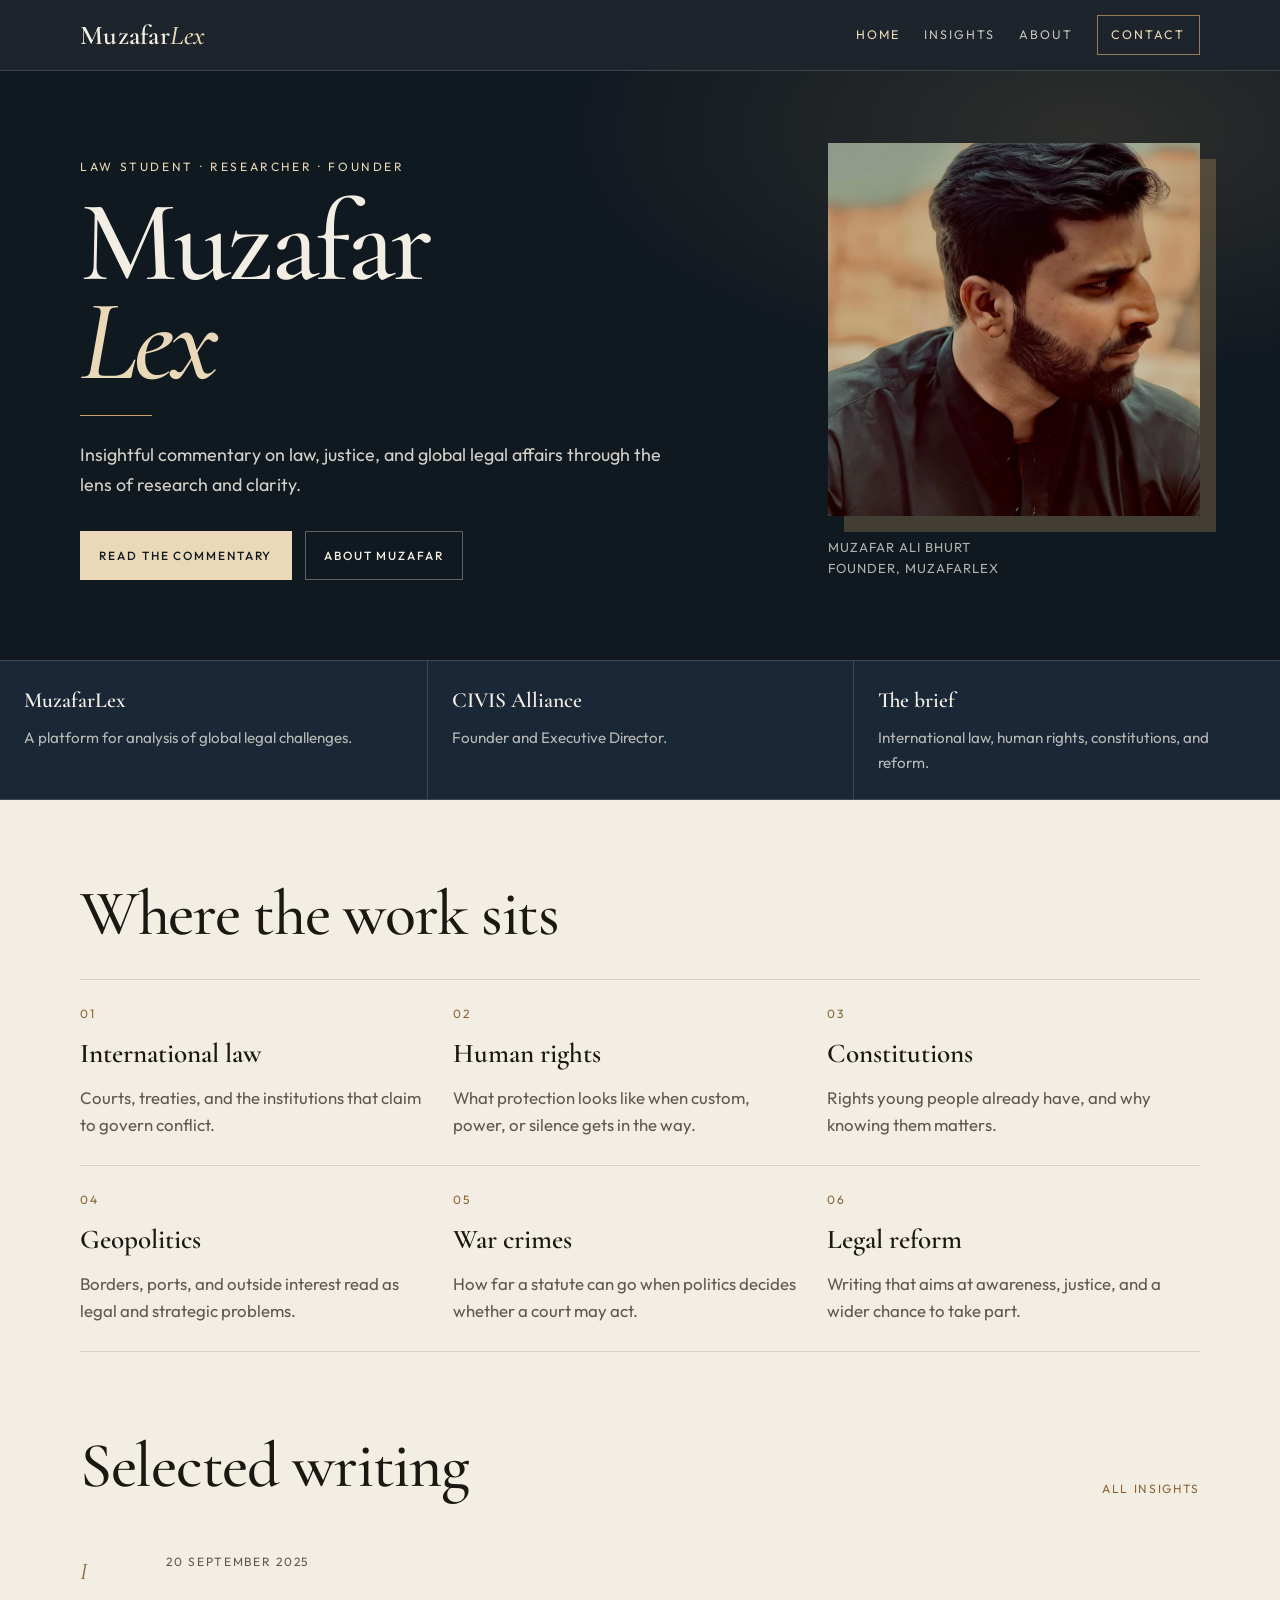
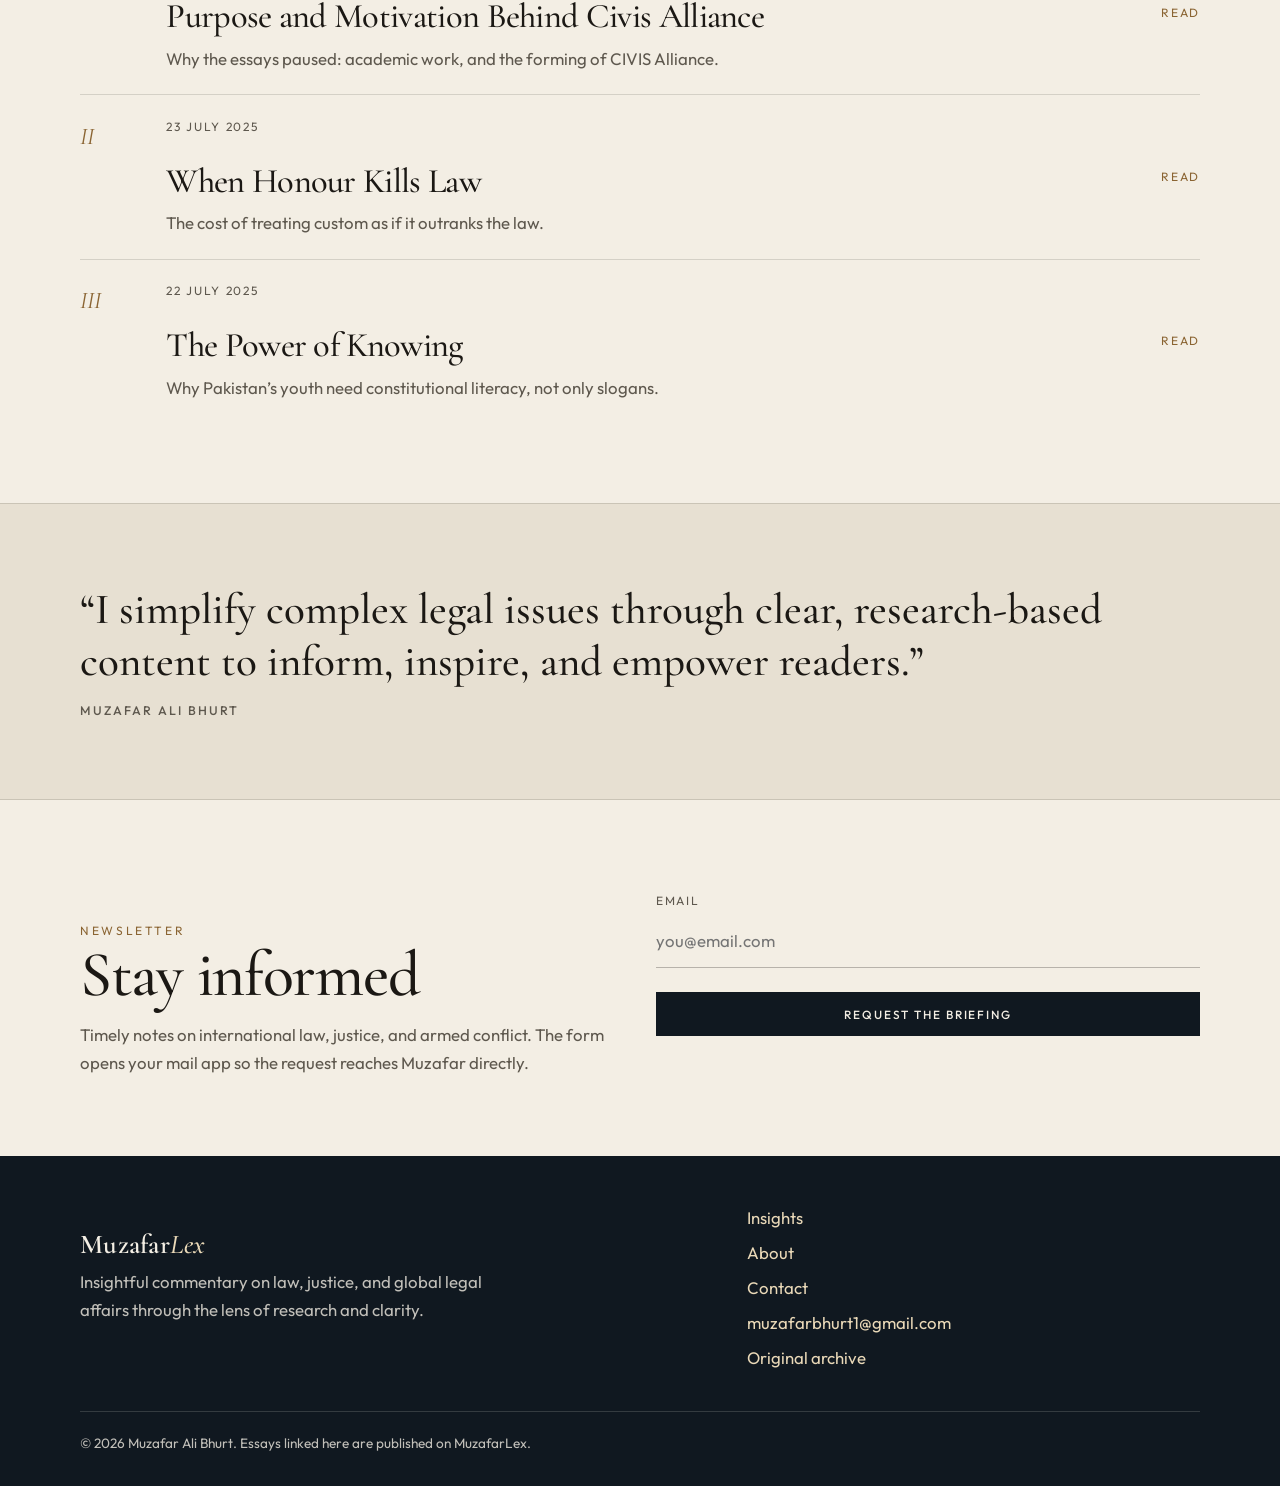
<file: index.html>
<!DOCTYPE html>
<html lang="en">
<head>
  <meta charset="utf-8">
  <meta name="viewport" content="width=device-width, initial-scale=1">
  <title>MuzafarLex — Law, justice, and clarity</title>
  <meta name="description" content="Muzafar Ali Bhurt is a law student, legal researcher, and founder of MuzafarLex. Commentary on international law, human rights, constitutional issues, and global affairs.">
  <link rel="icon" href="favicon.svg" type="image/svg+xml">
  <link rel="preconnect" href="https://fonts.googleapis.com">
  <link rel="preconnect" href="https://fonts.gstatic.com" crossorigin>
  <link href="https://fonts.googleapis.com/css2?family=Cormorant+Garamond:ital,wght@0,500;0,600;1,500;1,600&family=Outfit:wght@300;400;500;600&display=swap" rel="stylesheet">
  <link rel="stylesheet" href="site.css">
  <script type="application/ld+json">
  {
    "@context": "https://schema.org",
    "@type": "Person",
    "name": "Muzafar Ali Bhurt",
    "jobTitle": "Law student, legal researcher, and founder",
    "email": "mailto:muzafarbhurt1@gmail.com",
    "url": "https://muzafarlex.wordpress.com/",
    "sameAs": [
      "https://x.com/muzafarAleey",
      "https://www.instagram.com/muzafar_bhurt1",
      "https://www.linkedin.com/in/muzafar-ali-77934035a",
      "https://www.facebook.com/share/14FBkrDeLcX/"
    ]
  }
  </script>
</head>
<body>
  <a class="skip" href="#main">Skip to content</a>
  <header class="mast">
    <div class="mast-inner">
      <a class="brand" href="index.html">Muzafar<span>Lex</span></a>
      <button class="nav-toggle" type="button" aria-expanded="false" aria-controls="site-nav">
        <span class="nav-toggle-lines" aria-hidden="true"></span>
        <span class="sr-only">Menu</span>
      </button>
      <nav id="site-nav" class="nav">
        <a href="index.html" aria-current="page">Home</a>
        <a href="insights.html">Insights</a>
        <a href="about.html">About</a>
        <a href="contact.html" class="nav-cta">Contact</a>
      </nav>
    </div>
  </header>

  <main id="main">
    <section class="hero">
      <div class="wrap hero-grid">
        <div>
          <p class="kicker">Law student · Researcher · Founder</p>
          <h1>Muzafar<br><em>Lex</em></h1>
          <hr class="rule">
          <p class="lede">Insightful commentary on law, justice, and global legal affairs through the lens of research and clarity.</p>
          <div class="hero-actions">
            <a class="btn" href="insights.html">Read the commentary</a>
            <a class="btn btn-ghost" href="about.html">About Muzafar</a>
          </div>
        </div>
        <figure class="frame">
          <img src="portrait.jpg" alt="Portrait of Muzafar Ali Bhurt" width="640" height="640">
          <figcaption>Muzafar Ali Bhurt<br>Founder, MuzafarLex</figcaption>
        </figure>
      </div>
    </section>

    <section class="band" aria-label="Roles">
      <article>
        <strong>MuzafarLex</strong>
        <p>A platform for analysis of global legal challenges.</p>
      </article>
      <article>
        <strong>CIVIS Alliance</strong>
        <p>Founder and Executive Director.</p>
      </article>
      <article>
        <strong>The brief</strong>
        <p>International law, human rights, constitutions, and reform.</p>
      </article>
    </section>

    <section class="section">
      <div class="wrap">
        <div class="section-head">
          <h2>Where the work sits</h2>
        </div>
        <div class="areas">
          <article>
            <span>01</span>
            <h3>International law</h3>
            <p>Courts, treaties, and the institutions that claim to govern conflict.</p>
          </article>
          <article>
            <span>02</span>
            <h3>Human rights</h3>
            <p>What protection looks like when custom, power, or silence gets in the way.</p>
          </article>
          <article>
            <span>03</span>
            <h3>Constitutions</h3>
            <p>Rights young people already have, and why knowing them matters.</p>
          </article>
          <article>
            <span>04</span>
            <h3>Geopolitics</h3>
            <p>Borders, ports, and outside interest read as legal and strategic problems.</p>
          </article>
          <article>
            <span>05</span>
            <h3>War crimes</h3>
            <p>How far a statute can go when politics decides whether a court may act.</p>
          </article>
          <article>
            <span>06</span>
            <h3>Legal reform</h3>
            <p>Writing that aims at awareness, justice, and a wider chance to take part.</p>
          </article>
        </div>
      </div>
    </section>

    <section class="section" style="padding-top: 0">
      <div class="wrap">
        <div class="section-head">
          <h2>Selected writing</h2>
          <a href="insights.html">All insights</a>
        </div>
        <ol class="essays">
          <li>
            <a href="https://muzafarlex.wordpress.com/2025/09/20/purpose-and-motivation-behind-civis-alliance/" target="_blank" rel="noopener">
              <span class="num">I</span>
              <span class="meta">20 September 2025</span>
              <h2>Purpose and Motivation Behind Civis Alliance</h2>
              <p>Why the essays paused: academic work, and the forming of CIVIS Alliance.</p>
              <span class="more">Read</span>
            </a>
          </li>
          <li>
            <a href="https://muzafarlex.wordpress.com/2025/07/23/when-honour-kills-law-the-cost-of-ignorance-just-hit-us-all/" target="_blank" rel="noopener">
              <span class="num">II</span>
              <span class="meta">23 July 2025</span>
              <h2>When Honour Kills Law</h2>
              <p>The cost of treating custom as if it outranks the law.</p>
              <span class="more">Read</span>
            </a>
          </li>
          <li>
            <a href="https://muzafarlex.wordpress.com/2025/07/22/the-power-of-knowing-why-pakistans-youth-must-embrace-constitutional-literacy/" target="_blank" rel="noopener">
              <span class="num">III</span>
              <span class="meta">22 July 2025</span>
              <h2>The Power of Knowing</h2>
              <p>Why Pakistan’s youth need constitutional literacy, not only slogans.</p>
              <span class="more">Read</span>
            </a>
          </li>
        </ol>
      </div>
    </section>

    <section class="section quote-band">
      <div class="wrap">
        <blockquote>
          “I simplify complex legal issues through clear, research-based content to inform, inspire, and empower readers.”
          <cite>Muzafar Ali Bhurt</cite>
        </blockquote>
      </div>
    </section>

    <section class="section">
      <div class="wrap newsletter">
        <div>
          <p class="kicker" style="color: var(--gold-ink)">Newsletter</p>
          <h2>Stay informed</h2>
          <p>Timely notes on international law, justice, and armed conflict. The form opens your mail app so the request reaches Muzafar directly.</p>
        </div>
        <form data-mail="newsletter">
          <label for="news-email">Email</label>
          <input id="news-email" name="email" type="email" required placeholder="you@email.com" autocomplete="email">
          <button class="btn btn-ink" type="submit" style="margin-top: 1.2rem">Request the briefing</button>
          <p class="form-note" role="status"></p>
        </form>
      </div>
    </section>
  </main>

  <footer class="foot">
    <div class="foot-inner">
      <div>
        <p class="brand">Muzafar<span>Lex</span></p>
        <p class="foot-tag">Insightful commentary on law, justice, and global legal affairs through the lens of research and clarity.</p>
      </div>
      <div class="foot-links">
        <a href="insights.html">Insights</a>
        <a href="about.html">About</a>
        <a href="contact.html">Contact</a>
        <a href="mailto:muzafarbhurt1@gmail.com">muzafarbhurt1@gmail.com</a>
        <a href="https://muzafarlex.wordpress.com/" target="_blank" rel="noopener">Original archive</a>
      </div>
      <p class="fine">© <span data-year>2026</span> Muzafar Ali Bhurt. Essays linked here are published on MuzafarLex.</p>
    </div>
  </footer>
  <script src="site.js"></script>
</body>
</html>
</file>
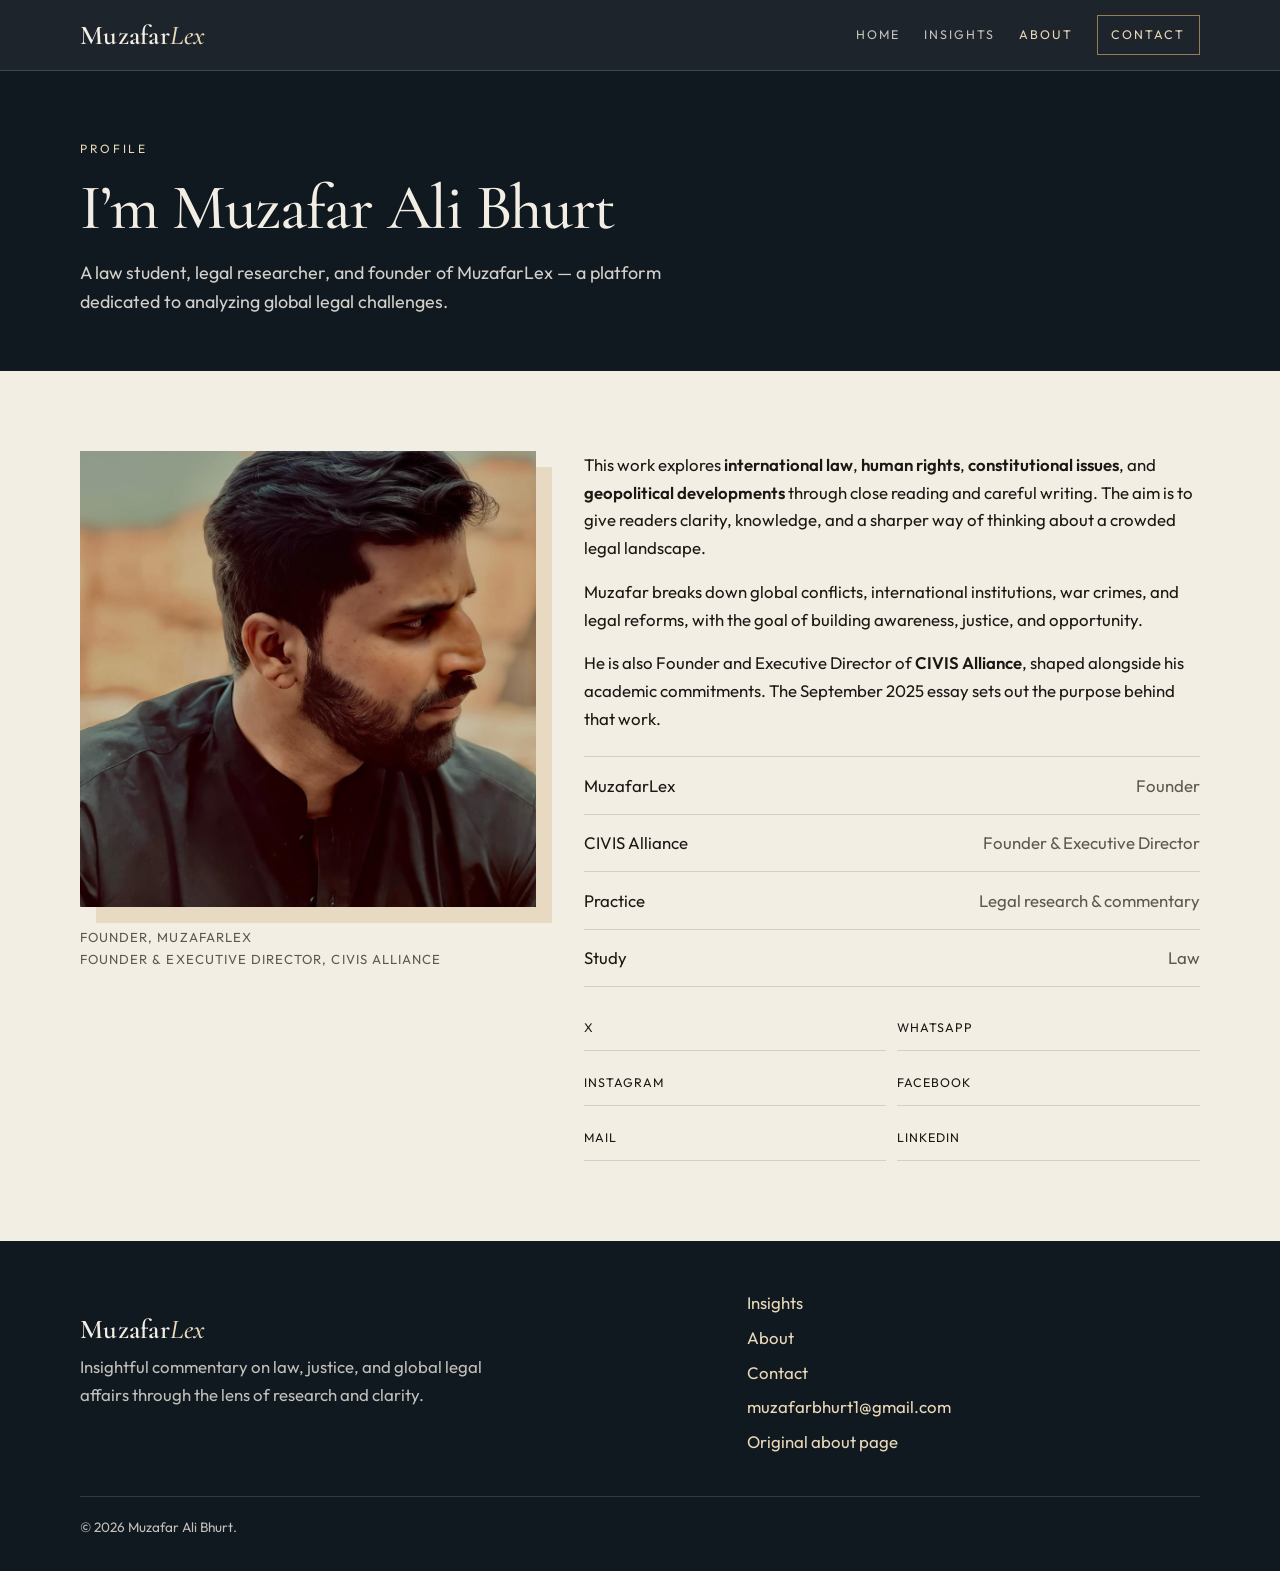
<file: about.html>
<!DOCTYPE html>
<html lang="en">
<head>
  <meta charset="utf-8">
  <meta name="viewport" content="width=device-width, initial-scale=1">
  <title>About — Muzafar Ali Bhurt</title>
  <meta name="description" content="Muzafar Ali Bhurt is a law student, legal researcher, and founder of MuzafarLex and CIVIS Alliance.">
  <link rel="icon" href="favicon.svg" type="image/svg+xml">
  <link rel="preconnect" href="https://fonts.googleapis.com">
  <link rel="preconnect" href="https://fonts.gstatic.com" crossorigin>
  <link href="https://fonts.googleapis.com/css2?family=Cormorant+Garamond:ital,wght@0,500;0,600;1,500;1,600&family=Outfit:wght@300;400;500;600&display=swap" rel="stylesheet">
  <link rel="stylesheet" href="site.css">
</head>
<body>
  <a class="skip" href="#main">Skip to content</a>
  <header class="mast">
    <div class="mast-inner">
      <a class="brand" href="index.html">Muzafar<span>Lex</span></a>
      <button class="nav-toggle" type="button" aria-expanded="false" aria-controls="site-nav">
        <span class="nav-toggle-lines" aria-hidden="true"></span>
        <span class="sr-only">Menu</span>
      </button>
      <nav id="site-nav" class="nav">
        <a href="index.html">Home</a>
        <a href="insights.html">Insights</a>
        <a href="about.html" aria-current="page">About</a>
        <a href="contact.html" class="nav-cta">Contact</a>
      </nav>
    </div>
  </header>

  <main id="main">
    <header class="pagehead">
      <div class="wrap">
        <p class="kicker">Profile</p>
        <h1>I’m Muzafar Ali Bhurt</h1>
        <p class="lede">A law student, legal researcher, and founder of MuzafarLex — a platform dedicated to analyzing global legal challenges.</p>
      </div>
    </header>

    <section class="section">
      <div class="wrap split">
        <figure class="frame">
          <img src="portrait.jpg" alt="Portrait of Muzafar Ali Bhurt" width="640" height="640">
          <figcaption style="color: var(--muted)">Founder, MuzafarLex<br>Founder &amp; Executive Director, CIVIS Alliance</figcaption>
        </figure>
        <div class="prose">
          <p>This work explores <strong>international law</strong>, <strong>human rights</strong>, <strong>constitutional issues</strong>, and <strong>geopolitical developments</strong> through close reading and careful writing. The aim is to give readers clarity, knowledge, and a sharper way of thinking about a crowded legal landscape.</p>
          <p>Muzafar breaks down global conflicts, international institutions, war crimes, and legal reforms, with the goal of building awareness, justice, and opportunity.</p>
          <p>He is also Founder and Executive Director of <strong>CIVIS Alliance</strong>, shaped alongside his academic commitments. The September 2025 essay sets out the purpose behind that work.</p>
          <ul class="roles">
            <li>MuzafarLex <span>Founder</span></li>
            <li>CIVIS Alliance <span>Founder &amp; Executive Director</span></li>
            <li>Practice <span>Legal research &amp; commentary</span></li>
            <li>Study <span>Law</span></li>
          </ul>
          <div class="connect">
            <a href="https://x.com/muzafarAleey" target="_blank" rel="noopener">X</a>
            <a href="https://wa.me/923074964506" target="_blank" rel="noopener">WhatsApp</a>
            <a href="https://www.instagram.com/muzafar_bhurt1" target="_blank" rel="noopener">Instagram</a>
            <a href="https://www.facebook.com/share/14FBkrDeLcX/" target="_blank" rel="noopener">Facebook</a>
            <a href="mailto:muzafarbhurt1@gmail.com">Mail</a>
            <a href="https://www.linkedin.com/in/muzafar-ali-77934035a" target="_blank" rel="noopener">LinkedIn</a>
          </div>
        </div>
      </div>
    </section>
  </main>

  <footer class="foot">
    <div class="foot-inner">
      <div>
        <p class="brand">Muzafar<span>Lex</span></p>
        <p class="foot-tag">Insightful commentary on law, justice, and global legal affairs through the lens of research and clarity.</p>
      </div>
      <div class="foot-links">
        <a href="insights.html">Insights</a>
        <a href="about.html">About</a>
        <a href="contact.html">Contact</a>
        <a href="mailto:muzafarbhurt1@gmail.com">muzafarbhurt1@gmail.com</a>
        <a href="https://muzafarlex.wordpress.com/about/" target="_blank" rel="noopener">Original about page</a>
      </div>
      <p class="fine">© <span data-year>2026</span> Muzafar Ali Bhurt.</p>
    </div>
  </footer>
  <script src="site.js"></script>
</body>
</html>
</file>
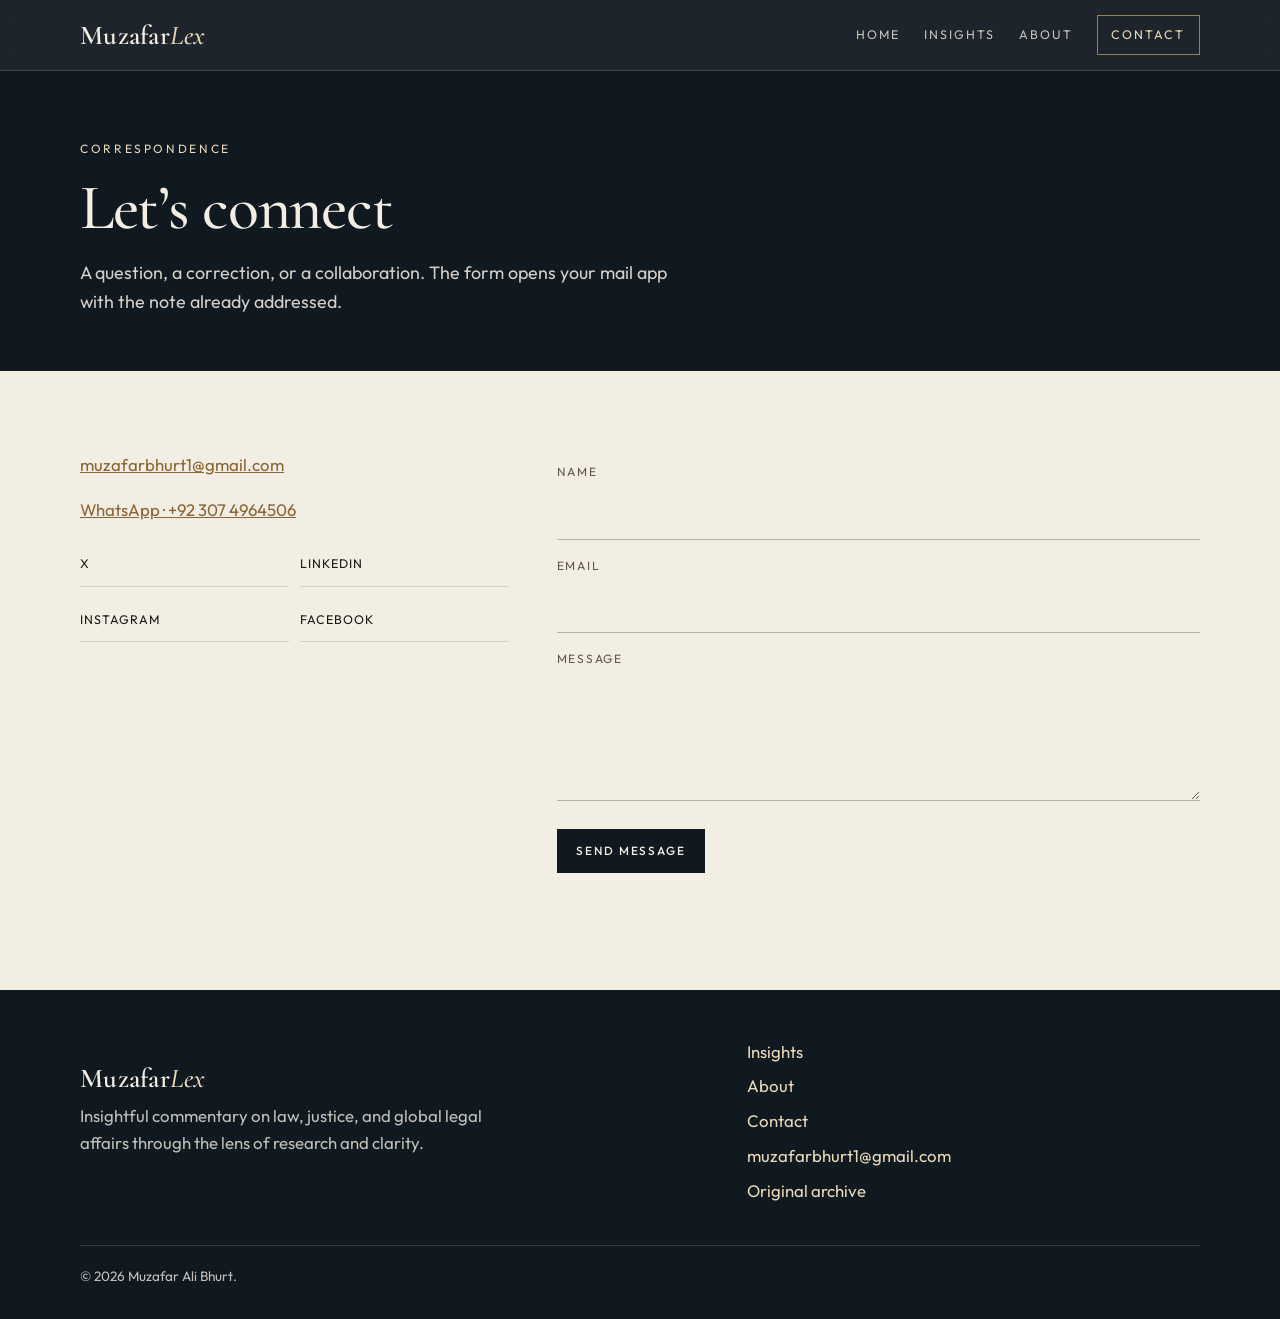
<file: contact.html>
<!DOCTYPE html>
<html lang="en">
<head>
  <meta charset="utf-8">
  <meta name="viewport" content="width=device-width, initial-scale=1">
  <title>Contact — MuzafarLex</title>
  <meta name="description" content="Write to Muzafar Ali Bhurt at muzafarbhurt1@gmail.com, or reach him on WhatsApp, LinkedIn, X, Instagram, and Facebook.">
  <link rel="icon" href="favicon.svg" type="image/svg+xml">
  <link rel="preconnect" href="https://fonts.googleapis.com">
  <link rel="preconnect" href="https://fonts.gstatic.com" crossorigin>
  <link href="https://fonts.googleapis.com/css2?family=Cormorant+Garamond:ital,wght@0,500;0,600;1,500;1,600&family=Outfit:wght@300;400;500;600&display=swap" rel="stylesheet">
  <link rel="stylesheet" href="site.css">
</head>
<body>
  <a class="skip" href="#main">Skip to content</a>
  <header class="mast">
    <div class="mast-inner">
      <a class="brand" href="index.html">Muzafar<span>Lex</span></a>
      <button class="nav-toggle" type="button" aria-expanded="false" aria-controls="site-nav">
        <span class="nav-toggle-lines" aria-hidden="true"></span>
        <span class="sr-only">Menu</span>
      </button>
      <nav id="site-nav" class="nav">
        <a href="index.html">Home</a>
        <a href="insights.html">Insights</a>
        <a href="about.html">About</a>
        <a href="contact.html" class="nav-cta" aria-current="page">Contact</a>
      </nav>
    </div>
  </header>

  <main id="main">
    <header class="pagehead">
      <div class="wrap">
        <p class="kicker">Correspondence</p>
        <h1>Let’s connect</h1>
        <p class="lede">A question, a correction, or a collaboration. The form opens your mail app with the note already addressed.</p>
      </div>
    </header>

    <section class="section">
      <div class="wrap contact-grid">
        <div>
          <p class="detail"><a href="mailto:muzafarbhurt1@gmail.com">muzafarbhurt1@gmail.com</a></p>
          <p class="detail"><a href="https://wa.me/923074964506" target="_blank" rel="noopener">WhatsApp · +92 307 4964506</a></p>
          <div class="connect">
            <a href="https://x.com/muzafarAleey" target="_blank" rel="noopener">X</a>
            <a href="https://www.linkedin.com/in/muzafar-ali-77934035a" target="_blank" rel="noopener">LinkedIn</a>
            <a href="https://www.instagram.com/muzafar_bhurt1" target="_blank" rel="noopener">Instagram</a>
            <a href="https://www.facebook.com/share/14FBkrDeLcX/" target="_blank" rel="noopener">Facebook</a>
          </div>
        </div>
        <form data-mail="message">
          <label for="name">Name</label>
          <input id="name" name="name" type="text" required autocomplete="name">
          <label for="email">Email</label>
          <input id="email" name="email" type="email" required autocomplete="email">
          <label for="message">Message</label>
          <textarea id="message" name="message" required></textarea>
          <button class="btn btn-ink" type="submit" style="margin-top: 1.4rem; justify-self: start">Send message</button>
          <p class="form-note" role="status"></p>
        </form>
      </div>
    </section>
  </main>

  <footer class="foot">
    <div class="foot-inner">
      <div>
        <p class="brand">Muzafar<span>Lex</span></p>
        <p class="foot-tag">Insightful commentary on law, justice, and global legal affairs through the lens of research and clarity.</p>
      </div>
      <div class="foot-links">
        <a href="insights.html">Insights</a>
        <a href="about.html">About</a>
        <a href="contact.html">Contact</a>
        <a href="mailto:muzafarbhurt1@gmail.com">muzafarbhurt1@gmail.com</a>
        <a href="https://muzafarlex.wordpress.com/" target="_blank" rel="noopener">Original archive</a>
      </div>
      <p class="fine">© <span data-year>2026</span> Muzafar Ali Bhurt.</p>
    </div>
  </footer>
  <script src="site.js"></script>
</body>
</html>
</file>
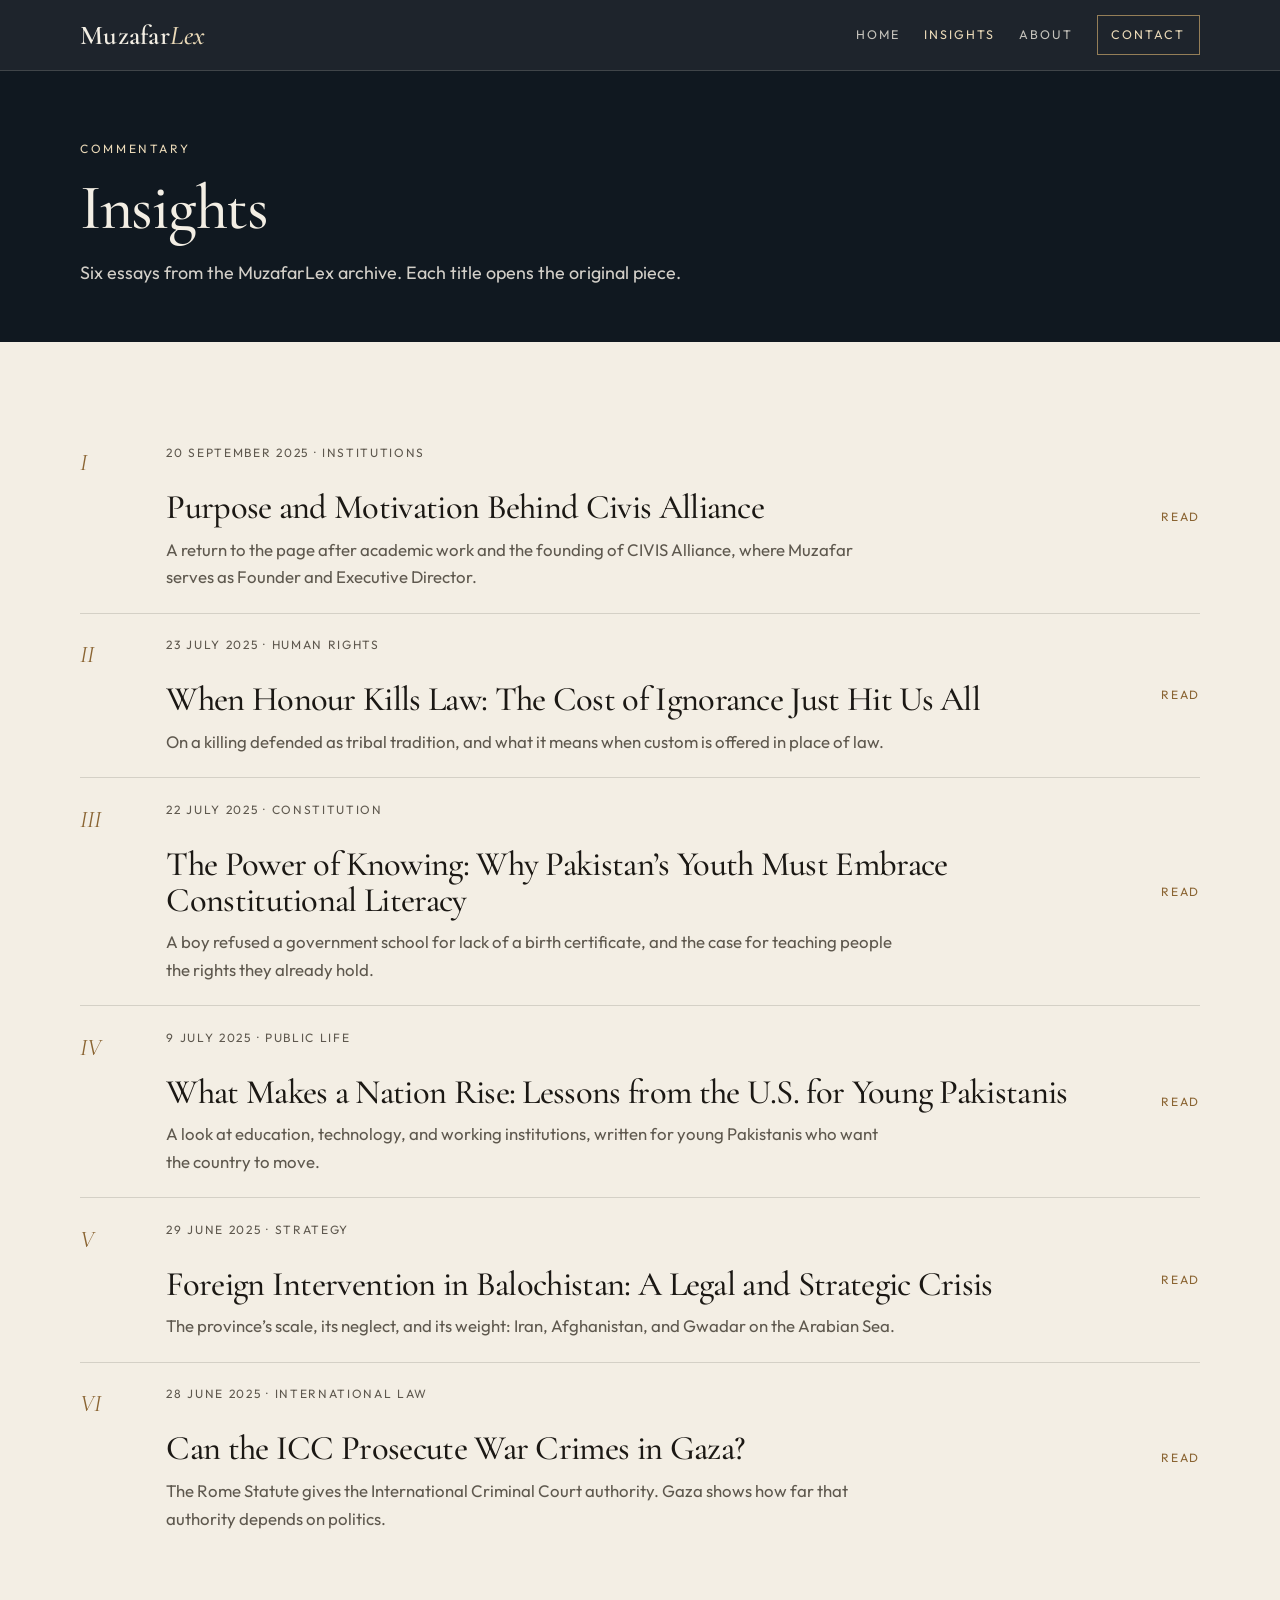
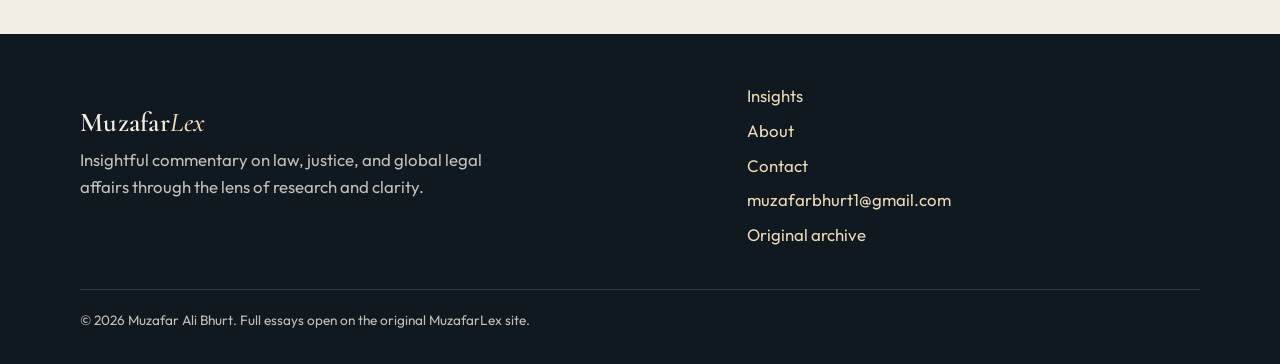
<file: insights.html>
<!DOCTYPE html>
<html lang="en">
<head>
  <meta charset="utf-8">
  <meta name="viewport" content="width=device-width, initial-scale=1">
  <title>Insights — MuzafarLex</title>
  <meta name="description" content="Essays by Muzafar Ali Bhurt on international law, constitutional literacy, honour and law, Balochistan, and the ICC.">
  <link rel="icon" href="favicon.svg" type="image/svg+xml">
  <link rel="preconnect" href="https://fonts.googleapis.com">
  <link rel="preconnect" href="https://fonts.gstatic.com" crossorigin>
  <link href="https://fonts.googleapis.com/css2?family=Cormorant+Garamond:ital,wght@0,500;0,600;1,500;1,600&family=Outfit:wght@300;400;500;600&display=swap" rel="stylesheet">
  <link rel="stylesheet" href="site.css">
</head>
<body>
  <a class="skip" href="#main">Skip to content</a>
  <header class="mast">
    <div class="mast-inner">
      <a class="brand" href="index.html">Muzafar<span>Lex</span></a>
      <button class="nav-toggle" type="button" aria-expanded="false" aria-controls="site-nav">
        <span class="nav-toggle-lines" aria-hidden="true"></span>
        <span class="sr-only">Menu</span>
      </button>
      <nav id="site-nav" class="nav">
        <a href="index.html">Home</a>
        <a href="insights.html" aria-current="page">Insights</a>
        <a href="about.html">About</a>
        <a href="contact.html" class="nav-cta">Contact</a>
      </nav>
    </div>
  </header>

  <main id="main">
    <header class="pagehead">
      <div class="wrap">
        <p class="kicker">Commentary</p>
        <h1>Insights</h1>
        <p class="lede">Six essays from the MuzafarLex archive. Each title opens the original piece.</p>
      </div>
    </header>

    <section class="section">
      <div class="wrap">
        <ol class="essays">
          <li>
            <a href="https://muzafarlex.wordpress.com/2025/09/20/purpose-and-motivation-behind-civis-alliance/" target="_blank" rel="noopener">
              <span class="num">I</span>
              <span class="meta">20 September 2025 · Institutions</span>
              <h2>Purpose and Motivation Behind Civis Alliance</h2>
              <p>A return to the page after academic work and the founding of CIVIS Alliance, where Muzafar serves as Founder and Executive Director.</p>
              <span class="more">Read</span>
            </a>
          </li>
          <li>
            <a href="https://muzafarlex.wordpress.com/2025/07/23/when-honour-kills-law-the-cost-of-ignorance-just-hit-us-all/" target="_blank" rel="noopener">
              <span class="num">II</span>
              <span class="meta">23 July 2025 · Human rights</span>
              <h2>When Honour Kills Law: The Cost of Ignorance Just Hit Us All</h2>
              <p>On a killing defended as tribal tradition, and what it means when custom is offered in place of law.</p>
              <span class="more">Read</span>
            </a>
          </li>
          <li>
            <a href="https://muzafarlex.wordpress.com/2025/07/22/the-power-of-knowing-why-pakistans-youth-must-embrace-constitutional-literacy/" target="_blank" rel="noopener">
              <span class="num">III</span>
              <span class="meta">22 July 2025 · Constitution</span>
              <h2>The Power of Knowing: Why Pakistan’s Youth Must Embrace Constitutional Literacy</h2>
              <p>A boy refused a government school for lack of a birth certificate, and the case for teaching people the rights they already hold.</p>
              <span class="more">Read</span>
            </a>
          </li>
          <li>
            <a href="https://muzafarlex.wordpress.com/2025/07/09/what-makes-a-nation-rise-lessons-from-the-u-s-for-young-pakistanis/" target="_blank" rel="noopener">
              <span class="num">IV</span>
              <span class="meta">9 July 2025 · Public life</span>
              <h2>What Makes a Nation Rise: Lessons from the U.S. for Young Pakistanis</h2>
              <p>A look at education, technology, and working institutions, written for young Pakistanis who want the country to move.</p>
              <span class="more">Read</span>
            </a>
          </li>
          <li>
            <a href="https://muzafarlex.wordpress.com/2025/06/29/%EF%9B%A1%EF%B8%8F-foreign-intervention-in-balochistan-a-legal-and-strategic-crisis/" target="_blank" rel="noopener">
              <span class="num">V</span>
              <span class="meta">29 June 2025 · Strategy</span>
              <h2>Foreign Intervention in Balochistan: A Legal and Strategic Crisis</h2>
              <p>The province’s scale, its neglect, and its weight: Iran, Afghanistan, and Gwadar on the Arabian Sea.</p>
              <span class="more">Read</span>
            </a>
          </li>
          <li>
            <a href="https://muzafarlex.wordpress.com/2025/06/28/can-the-icc-prosecute-war-crimes-in-gaza-by-muzafar-ali-bhurt-founder-muzafarlex/" target="_blank" rel="noopener">
              <span class="num">VI</span>
              <span class="meta">28 June 2025 · International law</span>
              <h2>Can the ICC Prosecute War Crimes in Gaza?</h2>
              <p>The Rome Statute gives the International Criminal Court authority. Gaza shows how far that authority depends on politics.</p>
              <span class="more">Read</span>
            </a>
          </li>
        </ol>
      </div>
    </section>
  </main>

  <footer class="foot">
    <div class="foot-inner">
      <div>
        <p class="brand">Muzafar<span>Lex</span></p>
        <p class="foot-tag">Insightful commentary on law, justice, and global legal affairs through the lens of research and clarity.</p>
      </div>
      <div class="foot-links">
        <a href="insights.html">Insights</a>
        <a href="about.html">About</a>
        <a href="contact.html">Contact</a>
        <a href="mailto:muzafarbhurt1@gmail.com">muzafarbhurt1@gmail.com</a>
        <a href="https://muzafarlex.wordpress.com/" target="_blank" rel="noopener">Original archive</a>
      </div>
      <p class="fine">© <span data-year>2026</span> Muzafar Ali Bhurt. Full essays open on the original MuzafarLex site.</p>
    </div>
  </footer>
  <script src="site.js"></script>
</body>
</html>
</file>
<file: site.css>
:root {
  --ink: #1b1814;
  --muted: #5e584e;
  --navy: #101820;
  --navy-2: #1a2736;
  --paper: #f3eee4;
  --paper-2: #e7e0d2;
  --gold: #c6a36a;
  --gold-ink: #8a6432;
  --gold-soft: #ead9b8;
  --line: rgba(27, 24, 20, 0.14);
  --line-light: rgba(243, 238, 228, 0.16);
  --serif: "Cormorant Garamond", Georgia, "Times New Roman", serif;
  --sans: Outfit, "Segoe UI", sans-serif;
  --max: 1120px;
}

* { box-sizing: border-box; }

html { scroll-behavior: smooth; }

body {
  margin: 0;
  background: var(--paper);
  color: var(--ink);
  font-family: var(--sans);
  font-weight: 400;
  font-size: 1.05rem;
  line-height: 1.65;
}

img { max-width: 100%; height: auto; }

a { color: inherit; }

.sr-only {
  position: absolute;
  width: 1px;
  height: 1px;
  padding: 0;
  margin: -1px;
  overflow: hidden;
  clip: rect(0, 0, 0, 0);
  border: 0;
}

.skip {
  position: absolute;
  left: 1rem;
  top: -4rem;
  background: var(--gold-soft);
  color: var(--navy);
  padding: 0.6rem 0.9rem;
  z-index: 20;
}

.skip:focus { top: 1rem; }

.mast {
  position: sticky;
  top: 0;
  z-index: 10;
  background: rgba(16, 24, 32, 0.94);
  backdrop-filter: blur(10px);
  color: var(--paper);
  border-bottom: 1px solid var(--line-light);
}

.mast-inner,
.wrap,
.foot-inner {
  width: min(var(--max), calc(100% - 2.4rem));
  margin: 0 auto;
}

.mast-inner {
  display: flex;
  align-items: center;
  justify-content: space-between;
  min-height: 4.4rem;
  gap: 1rem;
}

.brand {
  font-family: var(--serif);
  font-size: 1.7rem;
  letter-spacing: 0.01em;
  text-decoration: none;
  font-weight: 600;
  line-height: 1;
}

.brand span {
  font-style: italic;
  color: var(--gold-soft);
  font-weight: 500;
}

.nav {
  display: flex;
  align-items: center;
  gap: 1.5rem;
}

.nav a {
  text-decoration: none;
  font-size: 0.78rem;
  letter-spacing: 0.16em;
  text-transform: uppercase;
  color: rgba(243, 238, 228, 0.78);
}

.nav a[aria-current="page"] { color: var(--gold-soft); }

.nav a:hover { color: #fff; }

.nav-cta {
  border: 1px solid rgba(198, 163, 106, 0.7);
  padding: 0.55rem 0.85rem;
  color: var(--gold-soft) !important;
}

.nav-toggle {
  display: none;
  width: 2.6rem;
  height: 2.6rem;
  border: 1px solid var(--line-light);
  background: transparent;
  color: var(--paper);
  padding: 0;
}

.nav-toggle-lines,
.nav-toggle-lines::before,
.nav-toggle-lines::after {
  display: block;
  width: 1.1rem;
  height: 1px;
  background: var(--paper);
  position: relative;
  margin: 0 auto;
}

.nav-toggle-lines::before,
.nav-toggle-lines::after {
  content: "";
  position: absolute;
  left: 0;
}

.nav-toggle-lines::before { top: -5px; }
.nav-toggle-lines::after { top: 5px; }

.hero {
  background:
    radial-gradient(900px 420px at 85% 10%, rgba(198, 163, 106, 0.16), transparent 60%),
    var(--navy);
  color: var(--paper);
  padding: 4.5rem 0 5rem;
}

.hero-grid {
  display: grid;
  grid-template-columns: 1.3fr 0.7fr;
  gap: 3.5rem;
  align-items: end;
}

.kicker {
  margin: 0 0 1rem;
  font-size: 0.75rem;
  letter-spacing: 0.22em;
  text-transform: uppercase;
  color: var(--gold-soft);
}

.hero h1 {
  margin: 0;
  font-family: var(--serif);
  font-weight: 500;
  font-size: clamp(4.2rem, 9vw, 7.4rem);
  line-height: 0.86;
  letter-spacing: -0.03em;
}

.hero h1 em {
  font-style: italic;
  color: var(--gold-soft);
  font-weight: 500;
}

.rule {
  width: 4.5rem;
  height: 1px;
  background: var(--gold);
  margin: 1.5rem 0;
  border: 0;
}

.lede {
  max-width: 38rem;
  margin: 0;
  font-size: 1.12rem;
  color: rgba(243, 238, 228, 0.86);
}

.hero-actions {
  display: flex;
  flex-wrap: wrap;
  gap: 0.8rem;
  margin-top: 2rem;
}

.btn {
  display: inline-flex;
  align-items: center;
  justify-content: center;
  text-decoration: none;
  border: 1px solid transparent;
  background: var(--gold-soft);
  color: var(--navy);
  padding: 0.85rem 1.15rem;
  font-family: var(--sans);
  font-size: 0.74rem;
  font-weight: 500;
  letter-spacing: 0.16em;
  text-transform: uppercase;
  cursor: pointer;
}

.btn-ghost {
  background: transparent;
  color: var(--paper);
  border-color: rgba(243, 238, 228, 0.35);
}

.btn-ink {
  background: var(--navy);
  color: var(--paper);
}

.btn:hover { transform: translateY(-1px); }

.frame {
  margin: 0;
}

.frame img {
  display: block;
  width: 100%;
  aspect-ratio: 1;
  object-fit: cover;
  object-position: center 18%;
  box-shadow: 16px 16px 0 rgba(198, 163, 106, 0.28);
}

.frame figcaption {
  margin-top: 1.3rem;
  font-size: 0.82rem;
  letter-spacing: 0.08em;
  text-transform: uppercase;
  color: rgba(243, 238, 228, 0.72);
}

.band {
  display: grid;
  grid-template-columns: repeat(3, 1fr);
  border-top: 1px solid var(--line-light);
  border-bottom: 1px solid var(--line-light);
  background: var(--navy-2);
  color: var(--paper);
}

.band article {
  padding: 1.4rem 1.5rem 1.5rem;
}

.band article + article { border-left: 1px solid var(--line-light); }

.band p {
  margin: 0.35rem 0 0;
  color: rgba(243, 238, 228, 0.72);
  font-size: 0.95rem;
}

.band strong {
  font-family: var(--serif);
  font-size: 1.35rem;
  font-weight: 600;
}

.section { padding: 5rem 0; }

.section-head {
  display: flex;
  justify-content: space-between;
  align-items: flex-end;
  gap: 1.5rem;
  margin-bottom: 2rem;
}

.section h2,
.pagehead h1,
.essay h2,
.split h2 {
  font-family: var(--serif);
  font-weight: 500;
  letter-spacing: -0.02em;
  line-height: 1.05;
}

.section h2,
.pagehead h1 { font-size: clamp(2.6rem, 5vw, 4rem); margin: 0; }

.section-head a {
  color: var(--gold-ink);
  letter-spacing: 0.14em;
  text-transform: uppercase;
  font-size: 0.75rem;
  text-decoration: none;
  white-space: nowrap;
}

.areas {
  display: grid;
  grid-template-columns: repeat(3, 1fr);
  gap: 0;
  border-top: 1px solid var(--line);
}

.areas article {
  padding: 1.5rem 1.3rem 1.6rem 0;
  border-bottom: 1px solid var(--line);
  padding-right: 1.4rem;
}

.areas article:nth-child(3n) { padding-right: 0; }

.areas span {
  display: block;
  color: var(--gold-ink);
  font-size: 0.75rem;
  letter-spacing: 0.16em;
  margin-bottom: 0.55rem;
}

.areas h3 {
  margin: 0 0 0.4rem;
  font-family: var(--serif);
  font-size: 1.7rem;
  font-weight: 600;
}

.areas p { margin: 0; color: var(--muted); }

.essays { list-style: none; margin: 0; padding: 0; }

.essays li + li { border-top: 1px solid var(--line); }

.essays a {
  display: grid;
  grid-template-columns: 4.2rem 1fr auto;
  gap: 0.4rem 1.2rem;
  text-decoration: none;
  padding: 1.35rem 0;
}

.essays .num {
  font-family: var(--serif);
  font-style: italic;
  font-size: 1.5rem;
  color: var(--gold-ink);
}

.essays .meta {
  grid-column: 2;
  font-size: 0.75rem;
  letter-spacing: 0.14em;
  text-transform: uppercase;
  color: var(--muted);
}

.essays h2 {
  grid-column: 2;
  margin: 0;
  font-size: clamp(1.6rem, 3vw, 2.15rem);
}

.essays p {
  grid-column: 2;
  margin: 0.25rem 0 0;
  color: var(--muted);
  max-width: 46rem;
}

.essays .more {
  grid-column: 3;
  grid-row: 1 / span 3;
  align-self: center;
  font-size: 0.75rem;
  letter-spacing: 0.14em;
  text-transform: uppercase;
  color: var(--gold-ink);
}

.essays a:hover h2 { color: var(--gold-ink); }

.quote-band {
  background: var(--paper-2);
  border-top: 1px solid var(--line);
  border-bottom: 1px solid var(--line);
}

.quote-band blockquote {
  margin: 0;
  font-family: var(--serif);
  font-size: clamp(1.8rem, 4vw, 2.7rem);
  font-weight: 500;
  line-height: 1.2;
}

.quote-band cite {
  display: block;
  margin-top: 1rem;
  font-family: var(--sans);
  font-style: normal;
  font-size: 0.78rem;
  letter-spacing: 0.16em;
  text-transform: uppercase;
  color: var(--muted);
}

.newsletter {
  display: grid;
  grid-template-columns: 1fr 1fr;
  gap: 2rem;
  align-items: end;
}

.newsletter p { color: var(--muted); margin: 0.8rem 0 0; }

form { display: grid; gap: 0.3rem; }

label {
  font-size: 0.75rem;
  letter-spacing: 0.14em;
  text-transform: uppercase;
  color: var(--muted);
  margin-top: 0.7rem;
}

input,
textarea {
  width: 100%;
  border: 0;
  border-bottom: 1px solid rgba(27, 24, 20, 0.28);
  background: transparent;
  color: var(--ink);
  font: inherit;
  padding: 0.75rem 0;
  border-radius: 0;
}

textarea { min-height: 8rem; resize: vertical; }

input:focus,
textarea:focus {
  outline: none;
  border-bottom-color: var(--gold-ink);
}

.form-note {
  min-height: 1.4rem;
  margin: 0.6rem 0 0;
  color: var(--gold-ink);
  font-size: 0.92rem;
}

.pagehead {
  background: var(--navy);
  color: var(--paper);
  padding: 4.2rem 0 3.4rem;
}

.pagehead .lede { margin-top: 1rem; }

.split {
  display: grid;
  grid-template-columns: 0.85fr 1.15fr;
  gap: 3rem;
  align-items: start;
}

.prose p { margin: 0 0 1rem; }

.prose strong { font-weight: 600; }

.roles {
  margin: 1.5rem 0 0;
  padding: 0;
  list-style: none;
  border-top: 1px solid var(--line);
}

.roles li {
  display: flex;
  justify-content: space-between;
  gap: 1rem;
  padding: 0.9rem 0;
  border-bottom: 1px solid var(--line);
}

.roles span { color: var(--muted); }

.connect {
  display: grid;
  grid-template-columns: 1fr 1fr;
  gap: 0.7rem;
  margin-top: 1.2rem;
}

.connect a {
  text-decoration: none;
  border-bottom: 1px solid var(--line);
  padding: 0.7rem 0;
  letter-spacing: 0.08em;
  text-transform: uppercase;
  font-size: 0.78rem;
}

.connect a:hover { color: var(--gold-ink); }

.contact-grid {
  display: grid;
  grid-template-columns: 0.8fr 1.2fr;
  gap: 3rem;
}

.detail {
  margin: 0 0 1.1rem;
}

.detail a { color: var(--gold-ink); }

.foot {
  background: var(--navy);
  color: rgba(243, 238, 228, 0.78);
  padding: 3rem 0 2rem;
}

.foot-inner {
  display: grid;
  grid-template-columns: 1.4fr 1fr;
  gap: 2rem;
}

.foot .brand { color: var(--paper); display: inline-block; margin-bottom: 0.6rem; }

.foot-tag { margin: 0; max-width: 28rem; }

.foot-links {
  display: flex;
  flex-direction: column;
  gap: 0.45rem;
  align-items: flex-start;
}

.foot-links a { color: var(--gold-soft); text-decoration: none; }

.fine {
  grid-column: 1 / -1;
  margin: 0.5rem 0 0;
  padding-top: 1.2rem;
  border-top: 1px solid var(--line-light);
  font-size: 0.85rem;
}

@media (max-width: 900px) {
  .hero-grid,
  .newsletter,
  .split,
  .contact-grid,
  .foot-inner,
  .band,
  .areas { grid-template-columns: 1fr; }

  .band article + article { border-left: 0; border-top: 1px solid var(--line-light); }

  .areas article,
  .areas article:nth-child(3n) { padding-right: 0; }

  .essays a { grid-template-columns: 3rem 1fr; }

  .essays .more {
    grid-column: 2;
    grid-row: auto;
    margin-top: 0.4rem;
  }

  .nav-toggle { display: inline-flex; align-items: center; justify-content: center; }

  .nav {
    display: none;
    position: absolute;
    top: 100%;
    left: 0;
    right: 0;
    z-index: 20;
    background: #101820;
    flex-direction: column;
    align-items: flex-start;
    padding: 0.4rem 1.2rem 1.1rem;
    border-bottom: 1px solid var(--line-light);
    box-shadow: 0 18px 30px rgba(0, 0, 0, 0.35);
  }

  .nav.is-open { display: flex; }

  .nav a { padding: 0.55rem 0; }

  .frame img { box-shadow: 0 0 0 1px rgba(198, 163, 106, 0.45); }

  .hero { padding-top: 3rem; }

  .section { padding: 3.4rem 0; }
}

@media (prefers-reduced-motion: reduce) {
  html { scroll-behavior: auto; }
  .btn:hover { transform: none; }
}
</file>
